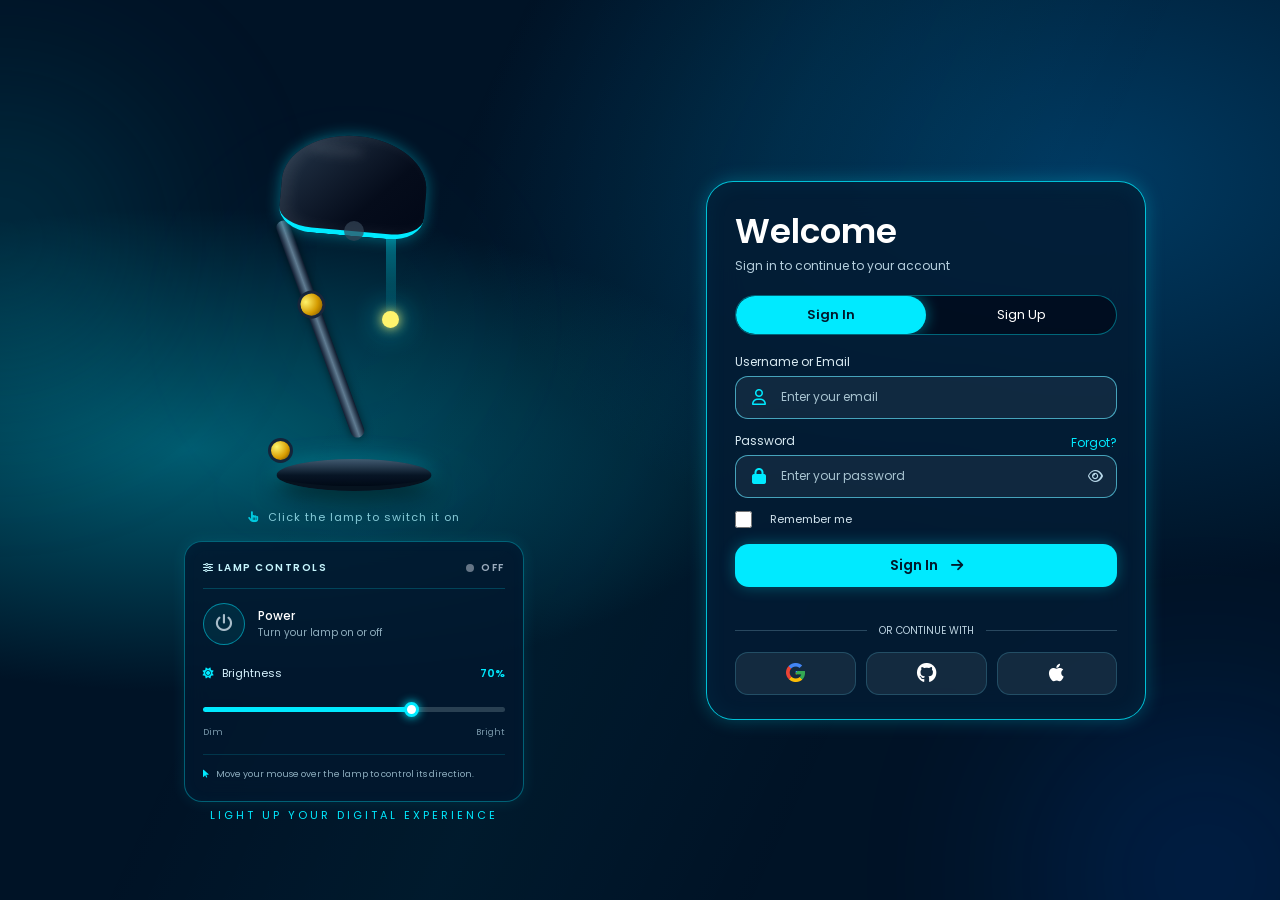
<file: index.html>
<!DOCTYPE html>
<html lang="en">
<head>
    <meta charset="UTF-8">
    <meta name="viewport" content="width=device-width, initial-scale=1.0">

    <title>Interactive Lamp | Login</title>

    <link rel="stylesheet" href="login.css">

    <!-- Google Fonts -->
    <link rel="preconnect" href="https://fonts.googleapis.com">
    <link rel="preconnect" href="https://fonts.gstatic.com" crossorigin>
    <link href="https://fonts.googleapis.com/css2?family=Poppins:wght@300;400;500;600;700&display=swap" rel="stylesheet">

    <!-- Font Awesome -->
    <link rel="stylesheet" href="https://cdnjs.cloudflare.com/ajax/libs/font-awesome/6.5.2/css/all.min.css">
</head>

<body>

    <div class="ambient ambient-one"></div>
    <div class="ambient ambient-two"></div>

    <main class="page-container">

        <!-- TOP HEADER 
        <header class="top-header">

            <div class="brand-icon">
                <i class="fa-solid fa-lamp"></i>
            </div>

            <div class="brand-divider"></div>

            <div class="brand-title">
                <h1>Interactive Lamp</h1>
                <h2>Login & Signup</h2>
            </div>

        </header> -->


        <!-- MAIN CONTENT -->
        <section class="main-content">

            <!-- LEFT SIDE: LAMP -->
            <div class="lamp-section">

                
<div class="lamp-scene" id="lampScene">

    <!-- Lamp glow -->
    <div class="lamp-glow"></div>

    <!-- Light beam -->
    <div class="light-beam"></div>

    <!-- Hanging bulb -->
    <div class="hanging-light"></div>

    <!-- Lamp -->
    <div class="lamp">

        <!-- Interactive Lamp Shade -->
        <div
            class="lamp-shade"
            id="lampSwitch"
            role="button"
            tabindex="0"
            aria-label="Switch lamp on"
            aria-pressed="false"
            title="Click to switch lamp on or off"
        >
            <div class="shade-highlight"></div>
        </div>

        <!-- Bulb -->
        <div class="lamp-bulb"></div>

        <!-- Lamp neck -->
        <div class="lamp-neck">
            <div class="lamp-joint"></div>
        </div>

        <!-- Base connector -->
        <div class="base-joint"></div>

        <!-- Lamp base -->
        <div class="lamp-base"></div>

    </div>

    <!-- Floor glow -->
    <div class="floor-glow"></div>

    <!-- Lamp instruction -->
    <div class="lamp-instruction" id="lampInstruction">
        <i class="fa-solid fa-hand-pointer"></i>
        Click the lamp to switch it on
    </div>

</div>

     
<!-- LAMP CONTROL PANEL -->
<div class="lamp-controls">

    <div class="lamp-control-header">
        <span><i class="fa-solid fa-sliders"></i> LAMP CONTROLS</span>

        <span id="lampStatus" class="lamp-status">
            <span class="status-dot"></span>
            OFF
        </span>
    </div>

    <!-- POWER BUTTON -->
    <div class="power-control">

        <button
            type="button"
            id="lampPower"
            class="power-button"
            aria-label="Switch lamp on or off"
            aria-pressed="false"
        >
            <i class="fa-solid fa-power-off"></i>
        </button>

        <div>
            <h4>Power</h4>
            <p>Turn your lamp on or off</p>
        </div>

    </div>

    <!-- BRIGHTNESS -->
    <div class="brightness-control">

        <div class="brightness-heading">
            <label for="brightnessSlider">
                <i class="fa-solid fa-sun"></i> Brightness
            </label>

            <span id="brightnessValue">70%</span>
        </div>

        <input
            type="range"
            id="brightnessSlider"
            min="0"
            max="100"
            value="70"
            step="1"
        >

        <div class="brightness-labels">
            <span>Dim</span>
            <span>Bright</span>
        </div>

    </div>

    <p class="lamp-tip">
        <i class="fa-solid fa-mouse-pointer"></i>
        Move your mouse over the lamp to control its direction.
    </p>

</div>


                <p class="lamp-caption">
                    LIGHT UP YOUR DIGITAL EXPERIENCE
                </p>

            </div>


            <!-- RIGHT SIDE: LOGIN CARD -->
            <div class="login-section">

                <div class="login-card">

                    <div class="welcome-heading">
                        <h2>Welcome</h2>
                        <p>Sign in to continue to your account</p>
                    </div>


                    <!-- LOGIN / SIGNUP TABS -->
                    <div class="auth-tabs">

                        <button class="auth-tab active" type="button">
                            Sign In
                        </button>

                        <button
                            class="auth-tab"
                            type="button"
                            onclick="window.location.href='signup.html'"
                        >
                            Sign Up
                        </button>

                    </div>


                    <!-- LOGIN FORM -->
                    <form id="loginForm">

                        <!-- Email -->
                        <div class="form-field">

                            <label for="email">Username or Email</label>

                            <div class="input-wrapper">

                                <i class="fa-regular fa-user field-icon"></i>

                                <input
                                    type="email"
                                    id="email"
                                    placeholder="Enter your email"
                                    autocomplete="email"
                                    required
                                >

                            </div>

                        </div>


                        <!-- Password -->
                        <div class="form-field">

                            <div class="password-label">

                                <label for="password">Password</label>

                                <a href="#" id="forgotPassword">Forgot?</a>

                            </div>

                            <div class="input-wrapper">

                                <i class="fa-solid fa-lock field-icon"></i>

                                <input
                                    type="password"
                                    id="password"
                                    placeholder="Enter your password"
                                    
                                    required
                                >

                                <button
                                    type="button"
                                    class="password-toggle"
                                    id="togglePassword"
                                    aria-label="Show password"
                                >
                                    <i class="fa-regular fa-eye"></i>
                                </button>

                            </div>

                        </div>


                        <!-- Remember Me -->
                        <div class="remember-row">

                            <label class="remember-label">

                                <input type="checkbox" id="rememberMe">

                                <span class="checkmark"></span>

                                Remember me

                            </label>

                        </div>


                        <!-- Sign In -->
                        <button type="submit" class="login-button" id="loginButton">

                            <span>Sign In</span>

                            <i class="fa-solid fa-arrow-right"></i>

                        </button>


                        <!-- Feedback -->
                        <p id="loginMessage" class="login-message" aria-live="polite"></p>


                        <!-- Divider -->
                        <div class="social-divider">

                            <span></span>

                            <p>OR CONTINUE WITH</p>

                            <span></span>

                        </div>


                        <!-- Social Login -->
                        <div class="social-buttons">

                            <button type="button" class="social-btn" data-provider="Google" aria-label="Continue with Google">
                                <i class="fa-brands fa-google google-icon"></i>
                            </button>

                            <button type="button" class="social-btn" data-provider="GitHub" aria-label="Continue with GitHub">
                                <i class="fa-brands fa-github"></i>
                            </button>

                            <button type="button" class="social-btn" data-provider="Apple" aria-label="Continue with Apple">
                                <i class="fa-brands fa-apple"></i>
                            </button>

                        </div>

                    </form>

                </div>

            </div>

        </section>


        <!-- FOOTER 
        <footer class="page-footer">

            <span></span>

            <p>CodeBy<span>Gaurav</span></p>

            <span></span>

        </footer> -->

    </main>


    <script src="login.js"></script>

</body>
</html>
</file>
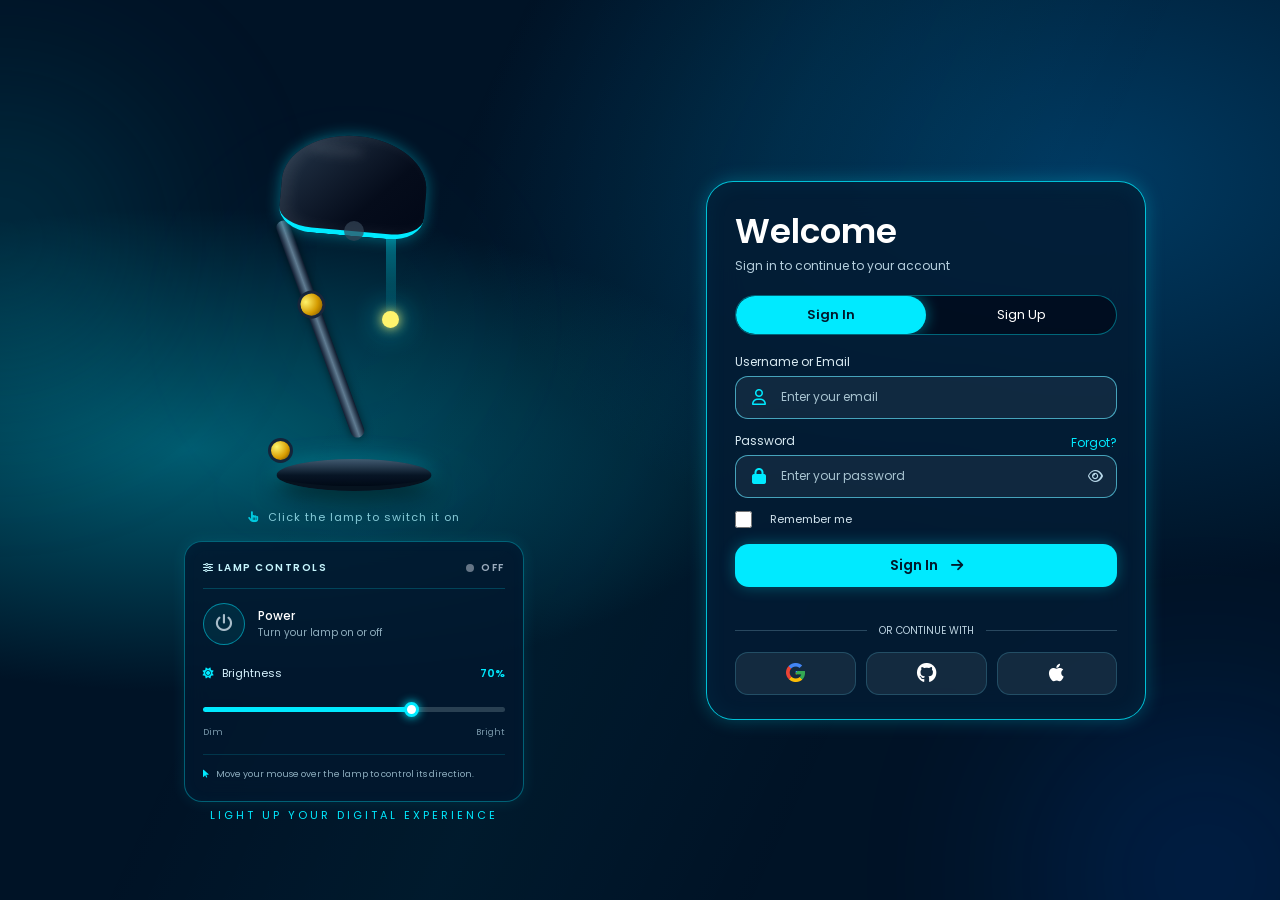
<file: login.html>
<!DOCTYPE html>
<html lang="en">
<head>
    <meta charset="UTF-8">
    <meta name="viewport" content="width=device-width, initial-scale=1.0">

    <title>Interactive Lamp | Login</title>

    <link rel="stylesheet" href="login.css">

    <!-- Google Fonts -->
    <link rel="preconnect" href="https://fonts.googleapis.com">
    <link rel="preconnect" href="https://fonts.gstatic.com" crossorigin>
    <link href="https://fonts.googleapis.com/css2?family=Poppins:wght@300;400;500;600;700&display=swap" rel="stylesheet">

    <!-- Font Awesome -->
    <link rel="stylesheet" href="https://cdnjs.cloudflare.com/ajax/libs/font-awesome/6.5.2/css/all.min.css">
</head>

<body>

    <div class="ambient ambient-one"></div>
    <div class="ambient ambient-two"></div>

    <main class="page-container">

        <!-- TOP HEADER 
        <header class="top-header">

            <div class="brand-icon">
                <i class="fa-solid fa-lamp"></i>
            </div>

            <div class="brand-divider"></div>

            <div class="brand-title">
                <h1>Interactive Lamp</h1>
                <h2>Login & Signup</h2>
            </div>

        </header> -->


        <!-- MAIN CONTENT -->
        <section class="main-content">

            <!-- LEFT SIDE: LAMP -->
            <div class="lamp-section">

                
<div class="lamp-scene" id="lampScene">

    <!-- Lamp glow -->
    <div class="lamp-glow"></div>

    <!-- Light beam -->
    <div class="light-beam"></div>

    <!-- Hanging bulb -->
    <div class="hanging-light"></div>

    <!-- Lamp -->
    <div class="lamp">

        <!-- Interactive Lamp Shade -->
        <div
            class="lamp-shade"
            id="lampSwitch"
            role="button"
            tabindex="0"
            aria-label="Switch lamp on"
            aria-pressed="false"
            title="Click to switch lamp on or off"
        >
            <div class="shade-highlight"></div>
        </div>

        <!-- Bulb -->
        <div class="lamp-bulb"></div>

        <!-- Lamp neck -->
        <div class="lamp-neck">
            <div class="lamp-joint"></div>
        </div>

        <!-- Base connector -->
        <div class="base-joint"></div>

        <!-- Lamp base -->
        <div class="lamp-base"></div>

    </div>

    <!-- Floor glow -->
    <div class="floor-glow"></div>

    <!-- Lamp instruction -->
    <div class="lamp-instruction" id="lampInstruction">
        <i class="fa-solid fa-hand-pointer"></i>
        Click the lamp to switch it on
    </div>

</div>

     
<!-- LAMP CONTROL PANEL -->
<div class="lamp-controls">

    <div class="lamp-control-header">
        <span><i class="fa-solid fa-sliders"></i> LAMP CONTROLS</span>

        <span id="lampStatus" class="lamp-status">
            <span class="status-dot"></span>
            OFF
        </span>
    </div>

    <!-- POWER BUTTON -->
    <div class="power-control">

        <button
            type="button"
            id="lampPower"
            class="power-button"
            aria-label="Switch lamp on or off"
            aria-pressed="false"
        >
            <i class="fa-solid fa-power-off"></i>
        </button>

        <div>
            <h4>Power</h4>
            <p>Turn your lamp on or off</p>
        </div>

    </div>

    <!-- BRIGHTNESS -->
    <div class="brightness-control">

        <div class="brightness-heading">
            <label for="brightnessSlider">
                <i class="fa-solid fa-sun"></i> Brightness
            </label>

            <span id="brightnessValue">70%</span>
        </div>

        <input
            type="range"
            id="brightnessSlider"
            min="0"
            max="100"
            value="70"
            step="1"
        >

        <div class="brightness-labels">
            <span>Dim</span>
            <span>Bright</span>
        </div>

    </div>

    <p class="lamp-tip">
        <i class="fa-solid fa-mouse-pointer"></i>
        Move your mouse over the lamp to control its direction.
    </p>

</div>


                <p class="lamp-caption">
                    LIGHT UP YOUR DIGITAL EXPERIENCE
                </p>

            </div>


            <!-- RIGHT SIDE: LOGIN CARD -->
            <div class="login-section">

                <div class="login-card">

                    <div class="welcome-heading">
                        <h2>Welcome</h2>
                        <p>Sign in to continue to your account</p>
                    </div>


                    <!-- LOGIN / SIGNUP TABS -->
                    <div class="auth-tabs">

                        <button class="auth-tab active" type="button">
                            Sign In
                        </button>

                        <button
                            class="auth-tab"
                            type="button"
                            onclick="window.location.href='signup.html'"
                        >
                            Sign Up
                        </button>

                    </div>


                    <!-- LOGIN FORM -->
                    <form id="loginForm">

                        <!-- Email -->
                        <div class="form-field">

                            <label for="email">Username or Email</label>

                            <div class="input-wrapper">

                                <i class="fa-regular fa-user field-icon"></i>

                                <input
                                    type="email"
                                    id="email"
                                    placeholder="Enter your email"
                                    autocomplete="email"
                                    required
                                >

                            </div>

                        </div>


                        <!-- Password -->
                        <div class="form-field">

                            <div class="password-label">

                                <label for="password">Password</label>

                                <a href="#" id="forgotPassword">Forgot?</a>

                            </div>

                            <div class="input-wrapper">

                                <i class="fa-solid fa-lock field-icon"></i>

                                <input
                                    type="password"
                                    id="password"
                                    placeholder="Enter your password"
                                    autocomplete="current-password"
                                    required
                                >

                                <button
                                    type="button"
                                    class="password-toggle"
                                    id="togglePassword"
                                    aria-label="Show password"
                                >
                                    <i class="fa-regular fa-eye"></i>
                                </button>

                            </div>

                        </div>


                        <!-- Remember Me -->
                        <div class="remember-row">

                            <label class="remember-label">

                                <input type="checkbox" id="rememberMe">

                                <span class="checkmark"></span>

                                Remember me

                            </label>

                        </div>


                        <!-- Sign In -->
                        <button type="submit" class="login-button" id="loginButton">

                            <span>Sign In</span>

                            <i class="fa-solid fa-arrow-right"></i>

                        </button>


                        <!-- Feedback -->
                        <p id="loginMessage" class="login-message" aria-live="polite"></p>


                        <!-- Divider -->
                        <div class="social-divider">

                            <span></span>

                            <p>OR CONTINUE WITH</p>

                            <span></span>

                        </div>


                        <!-- Social Login -->
                        <div class="social-buttons">

                            <button type="button" class="social-btn" data-provider="Google" aria-label="Continue with Google">
                                <i class="fa-brands fa-google google-icon"></i>
                            </button>

                            <button type="button" class="social-btn" data-provider="GitHub" aria-label="Continue with GitHub">
                                <i class="fa-brands fa-github"></i>
                            </button>

                            <button type="button" class="social-btn" data-provider="Apple" aria-label="Continue with Apple">
                                <i class="fa-brands fa-apple"></i>
                            </button>

                        </div>

                    </form>

                </div>

            </div>

        </section>


        <!-- FOOTER 
        <footer class="page-footer">

            <span></span>

            <p>CodeBy<span>Gaurav</span></p>

            <span></span>

        </footer> -->

    </main>


    <script src="login.js"></script>

</body>
</html>
</file>
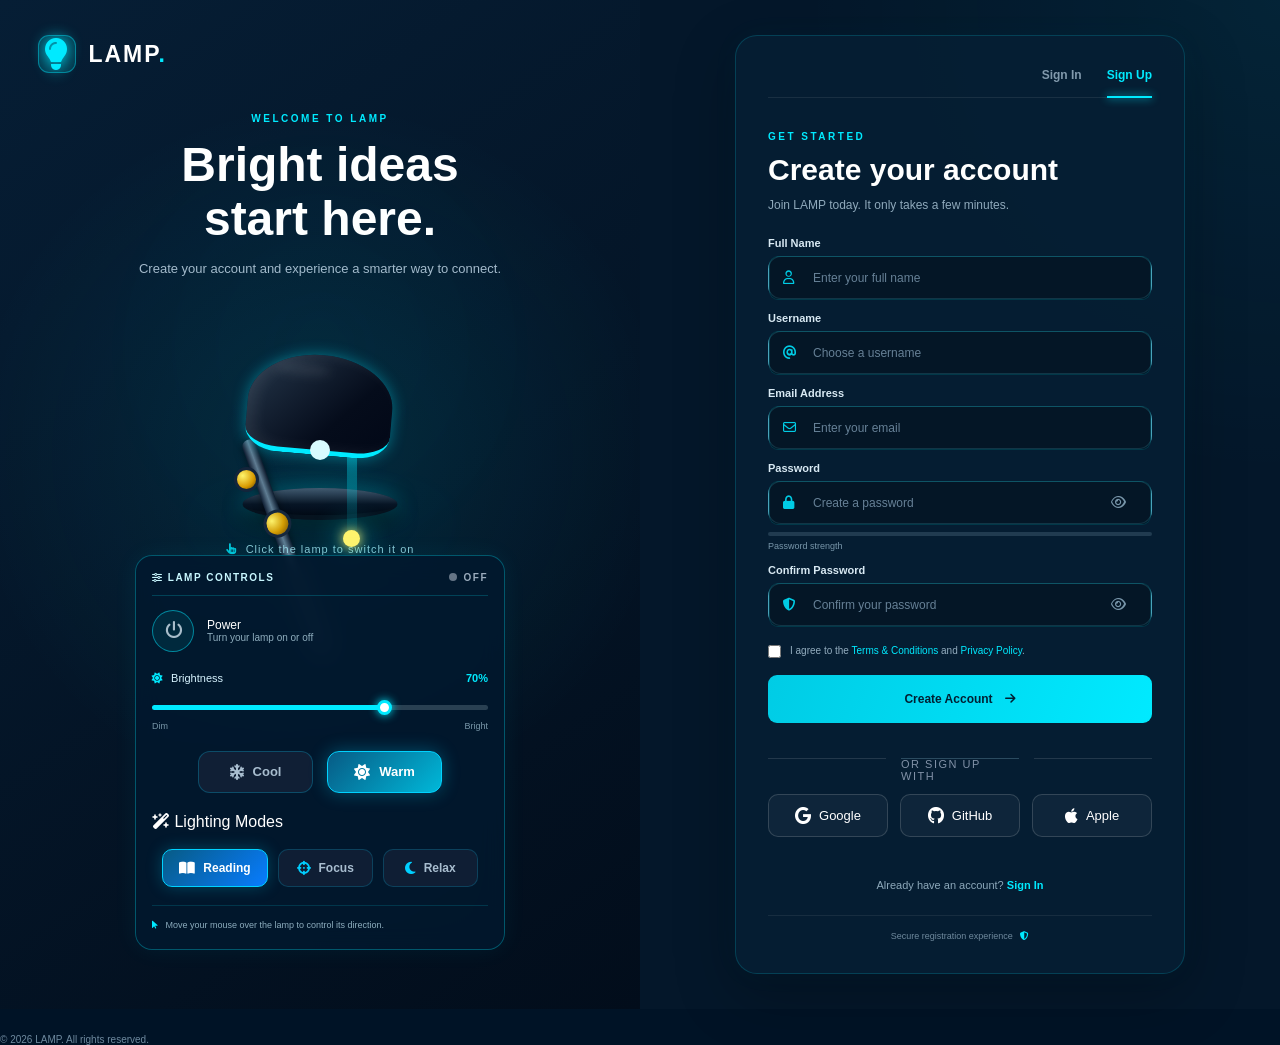
<file: signup.html>
<!DOCTYPE html>
<html lang="en">
<head>
    <meta charset="UTF-8">
    <meta name="viewport" content="width=device-width, initial-scale=1.0">

    <title>Create Account | LAMP</title>

    <!-- Font Awesome -->
    <link rel="stylesheet"
        href="https://cdnjs.cloudflare.com/ajax/libs/font-awesome/6.5.2/css/all.min.css">

    <!-- Existing lamp styles -->
    <link rel="stylesheet" href="login.css">

    <!-- Signup styles -->
    <link rel="stylesheet" href="signup.css">
</head>

<body>

    <main class="signup-page">

        <!-- LEFT SIDE: INTERACTIVE LAMP -->
        <section class="signup-visual">

            <div class="brand">
                <div class="brand-icon">
                    <i class="fa-solid fa-lightbulb"></i>
                </div>
                <span>LAMP<span class="brand-dot">.</span></span>
            </div>

            <div class="visual-heading">
                <span class="eyebrow">WELCOME TO LAMP</span>
                <h1>Bright ideas<br>start here.</h1>
                <p>Create your account and experience a smarter way to connect.</p>
            </div>

            <!-- LAMP SCENE -->
            <div class="lamp-scene" id="lampScene">

                <div class="lamp-glow"></div>
                <div class="light-beam"></div>
                <div class="hanging-light"></div>

                <div class="lamp">

                    <div
                        class="lamp-shade"
                        id="lampSwitch"
                        role="button"
                        tabindex="0"
                        aria-label="Switch lamp on"
                        aria-pressed="false">
                        <div class="shade-highlight"></div>
                    </div>

                    <div class="lamp-bulb"></div>
                    <div class="lamp-neck">
                        <div class="lamp-joint"></div>
                    </div>

                    <div class="base-joint"></div>
                    <div class="lamp-base"></div>

                </div>

                <div class="floor-glow"></div>

                <div class="lamp-instruction" id="lampInstruction">
                    <i class="fa-solid fa-hand-pointer"></i>
                    Click the lamp to switch it on
                </div>

            </div>

            <!-- LAMP CONTROLS -->
            <div class="lamp-controls">

                <div class="lamp-control-header">
                    <span><i class="fa-solid fa-sliders"></i> LAMP CONTROLS</span>

                    <span id="lampStatus" class="lamp-status">
                        <span class="status-dot"></span>
                        OFF
                    </span>
                </div>

                <div class="power-control">
                    <button type="button" id="lampPower"
                        class="power-button"
                        aria-label="Switch lamp on or off"
                        aria-pressed="false">
                        <i class="fa-solid fa-power-off"></i>
                    </button>

                    <div>
                        <h4>Power</h4>
                        <p>Turn your lamp on or off</p>
                    </div>
                </div>

                <div class="brightness-control">
                    <div class="brightness-heading">
                        <label for="brightnessSlider">
                            <i class="fa-solid fa-sun"></i> Brightness
                        </label>

                        <span id="brightnessValue">70%</span>
                    </div>

                    <input type="range"
                        id="brightnessSlider"
                        min="0" max="100" value="70">

                    <div class="brightness-labels">
                        <span>Dim</span>
                        <span>Bright</span>
                    </div>
                </div>

             <!-- TEMPERATURE CONTROLS -->
<div class="temperature-controls">

    <button
        type="button"
        class="temperature-btn temperature-cool"
        data-temperature="cool">

        <i class="fas fa-snowflake"></i>
        Cool
    </button>

    <button
        type="button"
        class="temperature-btn temperature-warm active"
        data-temperature="warm">

        <i class="fas fa-sun"></i>
        Warm
    </button>

</div>

<!-- LIGHTING MODES -->
<div class="preset-control">

    <div class="control-title">
        <i class="fa-solid fa-wand-magic-sparkles"></i>
        Lighting Modes
    </div>

    <div class="preset-controls">

        <button
            type="button"
            class="preset-btn active"
            data-preset="reading">

            <i class="fas fa-book-open"></i>
            Reading
        </button>

        <button
            type="button"
            class="preset-btn"
            data-preset="focus">

            <i class="fas fa-crosshairs"></i>
            Focus
        </button>

        <button
            type="button"
            class="preset-btn"
            data-preset="relax">

            <i class="fas fa-moon"></i>
            Relax
        </button>

    </div>

</div>

<!-- LAMP TIP -->
<p class="lamp-tip">
    <i class="fa-solid fa-mouse-pointer"></i>
    Move your mouse over the lamp to control its direction.
</p>

</div>
           

        </section>


        <!-- RIGHT SIDE: SIGNUP FORM -->
        <section class="signup-content">

            <div class="signup-card">

                <div class="mobile-brand">
                    <i class="fa-solid fa-lightbulb"></i> LAMP.
                </div>

                <!-- Navigation -->
                <div class="auth-navigation">
                    <a href="index.html">Sign In</a>
                    <a href="signup.html" class="active">Sign Up</a>
                </div>

                <div class="signup-heading">
                    <span class="eyebrow">GET STARTED</span>

                    <h2>Create your account</h2>

                    <p>
                        Join LAMP today. It only takes a few minutes.
                    </p>
                </div>


                <!-- SIGNUP FORM -->
                <form id="signupForm">

                    <!-- FULL NAME -->
                    <div class="form-group">
                        <label for="fullName">Full Name</label>

                        <div class="input-wrapper">
                            <i class="fa-regular fa-user"></i>

                            <input
                                type="text"
                                id="fullName"
                                placeholder="Enter your full name"
                                autocomplete="name"
                                required>
                        </div>
                    </div>


                    <!-- USERNAME -->
                    <div class="form-group">
                        <label for="username">Username</label>

                        <div class="input-wrapper">
                            <i class="fa-solid fa-at"></i>

                            <input
                                type="text"
                                id="username"
                                placeholder="Choose a username"
                                autocomplete="username"
                                minlength="3"
                                required>
                        </div>
                    </div>


                    <!-- EMAIL -->
                    <div class="form-group">
                        <label for="signupEmail">Email Address</label>

                        <div class="input-wrapper">
                            <i class="fa-regular fa-envelope"></i>

                            <input
                                type="email"
                                id="signupEmail"
                                placeholder="Enter your email"
                                autocomplete="email"
                                required>
                        </div>
                    </div>


                    <!-- PASSWORD -->
                    <div class="form-group">
                        <label for="signupPassword">Password</label>

                        <div class="input-wrapper">
                            <i class="fa-solid fa-lock"></i>

                            <input
                                type="password"
                                id="signupPassword"
                                placeholder="Create a password"
                                autocomplete="new-password"
                                required>

                            <button type="button"
                                class="password-toggle"
                                id="toggleSignupPassword"
                                aria-label="Show password">
                                <i class="fa-regular fa-eye"></i>
                            </button>
                        </div>

                        <!-- PASSWORD STRENGTH -->
                        <div class="password-strength">

                            <div class="strength-track">
                                <span id="strengthBar"></span>
                            </div>

                            <span id="strengthText">
                                Password strength
                            </span>

                        </div>

                    </div>


                    <!-- CONFIRM PASSWORD -->
                    <div class="form-group">
                        <label for="confirmPassword">
                            Confirm Password
                        </label>

                        <div class="input-wrapper">
                            <i class="fa-solid fa-shield-halved"></i>

                            <input
                                type="password"
                                id="confirmPassword"
                                placeholder="Confirm your password"
                                autocomplete="new-password"
                                required>

                            <button type="button"
                                class="password-toggle"
                                id="toggleConfirmPassword"
                                aria-label="Show password">
                                <i class="fa-regular fa-eye"></i>
                            </button>
                        </div>

                    </div>


                    <!-- TERMS -->
                    <div class="terms-group">

                        <input type="checkbox"
                            id="terms"
                            required>

                        <label for="terms">
                            I agree to the
                            <a href="#" id="termsLink">Terms & Conditions</a>
                            and
                            <a href="#" id="privacyLink">Privacy Policy</a>.
                        </label>

                    </div>


                    <!-- MESSAGE -->
                    <div id="signupMessage"
                        class="signup-message"
                        role="status"
                        aria-live="polite">
                    </div>


                    <!-- SUBMIT -->
                    <button type="submit"
                        class="signup-button"
                        id="signupButton">

                        <span>Create Account</span>

                        <i class="fa-solid fa-arrow-right"></i>

                    </button>

                    <div class="social-divider">
    <span>OR SIGN UP WITH</span>
</div>

<div class="social-signup">

    <button type="button" class="social-btn google-btn" id="googleSignup">
        <i class="fab fa-google"></i>
        <span>Google</span>
    </button>

    <button type="button" class="social-btn github-btn" id="githubSignup">
        <i class="fab fa-github"></i>
        <span>GitHub</span>
    </button>

    <button type="button" class="social-btn apple-btn" id="appleSignup">
        <i class="fab fa-apple"></i>
        <span>Apple</span>
    </button>

</div>

                </form>


                <!-- LOGIN LINK -->
                <p class="login-text">
                    Already have an account?
                    <a href="index.html">Sign In</a>
                </p>

                <div class="signup-bottom">
                    Secure registration experience
                    <i class="fa-solid fa-shield-halved"></i>
                </div>

            </div>

        </section>

    </main>
    <footer>
         <div class="visual-footer">
                © 2026 LAMP. All rights reserved.
            </div>
    </footer>


    <script src="signup.js"></script>

</body>
</html>
</file>
<file: login.css>
/* =================================
   GLOBAL STYLES
================================= */

* {
    margin: 0;
    padding: 0;
    box-sizing: border-box;
}

:root {
    --cyan: #00eaff;
    --cyan-light: #54f5ff;
    --navy: #03152b;
    --card: rgba(3, 28, 52, 0.88);
    --muted: #b6d0df;
}

body {
    min-height: 100vh;
    background:
        radial-gradient(ellipse at 15% 50%, #005c70 0%, transparent 38%),
        radial-gradient(ellipse at 85% 20%, #003b63 0%, transparent 40%),
        #001326;

    font-family: 'Poppins', sans-serif;
    color: white;
    overflow-x: hidden;
}

/* =================================
   BACKGROUND EFFECTS
================================= */

body::before {
    content: "";
    position: fixed;
    inset: 0;
    pointer-events: none;

    background:
        linear-gradient(
            115deg,
            transparent 30%,
            rgba(0, 234, 255, 0.035),
            transparent 70%
        );

    z-index: -1;
}

.ambient {
    position: fixed;
    border-radius: 50%;
    filter: blur(100px);
    pointer-events: none;
    z-index: -1;
}

.ambient-one {
    width: 300px;
    height: 300px;
    background: #00bcd4;
    opacity: 0.18;
    top: 10%;
    left: -150px;
}

.ambient-two {
    width: 350px;
    height: 350px;
    background: #0066ff;
    opacity: 0.15;
    bottom: -150px;
    right: -100px;
}

/* =================================
   PAGE CONTAINER
================================= */

.page-container {
    width: 100%;
    max-width: 1200px;
    min-height: 100vh;
    margin: auto;
    padding: 18px 35px;

    display: flex;
    flex-direction: column;
}

/* =================================
   HEADER
================================= */

.top-header {
    width: fit-content;
    min-width: 440px;
    margin: 0 auto 25px;
    padding: 8px 24px;

    display: flex;
    align-items: center;
    gap: 18px;

    border: 1.5px solid var(--cyan);
    border-radius: 23px;

    background: rgba(0, 17, 38, 0.8);

    box-shadow:
        0 0 12px rgba(0, 234, 255, 0.4),
        inset 0 0 15px rgba(0, 234, 255, 0.08);
}

.brand-icon {
    width: 65px;
    height: 55px;

    display: flex;
    justify-content: center;
    align-items: center;

    font-size: 32px;
    color: white;
    text-shadow: 0 0 15px var(--cyan);
}

.brand-divider {
    height: 55px;
    width: 2px;
    background: rgba(255,255,255,0.8);
}

.brand-title h1 {
    font-size: 26px;
    font-weight: 600;
    line-height: 1.2;
}

.brand-title h2 {
    font-size: 24px;
    font-weight: 700;
    color: var(--cyan);
    line-height: 1.2;
}

/* =================================
   MAIN CONTENT
================================= */

.main-content {
    flex: 1;

    display: grid;
    grid-template-columns: 1fr 1fr;

    align-items: center;
    gap: 45px;

    padding: 10px 15px;
}

/* =================================
   LAMP SECTION
================================= */

.lamp-section {
    display: flex;
    flex-direction: column;
    align-items: center;
    justify-content: center;
}

.lamp-scene {
    width: 100%;
    max-width: 460px;
    height: 450px;

    position: relative;

    display: flex;
    align-items: flex-end;
    justify-content: center;
}

/* Lamp glow */

.lamp-glow {
    position: absolute;
    width: 300px;
    height: 320px;

    bottom: 45px;

    background: rgba(0, 234, 255, 0.18);
    filter: blur(75px);

    border-radius: 50%;

    animation: lampGlow 3s infinite alternate;
}

@keyframes lampGlow {
    from {
        opacity: 0.4;
        transform: scale(0.8);
    }

    to {
        opacity: 1;
        transform: scale(1.15);
    }
}

/* Lamp shade */

.lamp-shade {
    position: absolute;

    width: 145px;
    height: 100px;

    top: 60px;
    left: 50%;

    transform: translateX(-50%) rotate(5deg);

    background: linear-gradient(
        135deg,
        #26384c,
        #050c1b 65%,
        #020817
    );

    border-radius: 75% 75% 35% 35%;

    border-bottom: 5px solid #00eaff;

    box-shadow:
        0 0 15px rgba(0, 234, 255, 0.4),
        inset 8px 0 15px rgba(255,255,255,0.08);

    z-index: 3;
}

.shade-highlight {
    position: absolute;
    width: 55px;
    height: 12px;
    top: 10px;
    left: 25px;

    background: rgba(255,255,255,0.08);
    border-radius: 50%;
    filter: blur(5px);
}

/* Light beam */

.light-beam {
    position: absolute;

    top: 145px;
    left: 50%;

    transform: translateX(-50%);

    width: 150px;
    height: 220px;

    background: linear-gradient(
        to bottom,
        rgba(0, 234, 255, 0.4),
        rgba(0, 234, 255, 0.03),
        transparent
    );

    clip-path: polygon(35% 0, 65% 0, 100% 100%, 0 100%);

    filter: blur(10px);

    animation: beamGlow 2s infinite alternate;
}

@keyframes beamGlow {
    from { opacity: 0.5; }
    to { opacity: 1; }
}

/* Lamp neck */

.lamp-neck {
    position: absolute;

    width: 14px;
    height: 230px;

    left: calc(50% - 80px);
    top: 145px;

    transform: rotate(-20deg);
    transform-origin: top center;

    background: linear-gradient(
        90deg,
        #101c30,
        #607c92,
        #0b1729
    );

    border-radius: 15px;

    box-shadow: 0 0 8px rgba(0,0,0,0.5);

    z-index: 2;
}

.lamp-joint {
    position: absolute;
    width: 28px;
    height: 28px;

    left: -7px;
    top: 75px;

    border-radius: 50%;

    background: radial-gradient(circle at 30% 30%, #fff26a, #d49a00 55%, #704900);

    border: 3px solid #17263b;
}

/* Lamp base connector */

.base-joint {
    position: absolute;

    width: 25px;
    height: 25px;

    bottom: 63px;
    left: calc(50% - 86px);

    border-radius: 50%;

    background: radial-gradient(circle at 30% 30%, #fff46b, #d99b00 60%, #654000);

    border: 3px solid #14243a;

    z-index: 4;
}

/* Lamp base */

.lamp-base {
    position: absolute;

    bottom: 35px;
    left: 50%;

    transform: translateX(-50%);

    width: 155px;
    height: 32px;

    background: linear-gradient(
        180deg,
        #425a70,
        #081323 60%,
        #020713
    );

    border-radius: 50%;

    border-bottom: 5px solid #07101c;

    box-shadow:
        0 10px 20px rgba(0,0,0,0.6),
        0 0 22px rgba(0, 234, 255, 0.35);
}

/* Small hanging light */

.hanging-light {
    position: absolute;
    top: 160px;
    left: 57%;

    width: 10px;
    height: 90px;

    background: linear-gradient(
        to bottom,
        rgba(0,234,255,0.4),
        transparent
    );

    z-index: 2;
}

.hanging-light::after {
    content: "";
    position: absolute;

    width: 17px;
    height: 17px;

    left: -4px;
    bottom: -2px;

    border-radius: 50%;

    background: #fff36d;

    box-shadow:
        0 0 12px #fff36d,
        0 0 30px #00eaff;
}

.floor-glow {
    position: absolute;

    bottom: 20px;

    width: 280px;
    height: 25px;

    background: #00dfff;
    opacity: 0.22;

    filter: blur(35px);
    border-radius: 50%;
}

.lamp-caption {
    color: var(--cyan);
    font-size: 11px;
    letter-spacing: 3px;
    margin-top: 5px;
    text-align: center;
}

/* =================================
   LOGIN CARD
================================= */

.login-section {
    width: 100%;
    display: flex;
    justify-content: center;
}

.login-card {
    width: 100%;
    max-width: 440px;

    padding: 24px 28px;

    border: 1.5px solid rgba(0,234,255,0.8);
    border-radius: 27px;

    background: var(--card);

    backdrop-filter: blur(18px);
    -webkit-backdrop-filter: blur(18px);

    box-shadow:
        0 0 18px rgba(0,234,255,0.25),
        inset 0 0 25px rgba(0,234,255,0.05);

    animation: cardAppear 0.8s ease;
}

@keyframes cardAppear {
    from {
        opacity: 0;
        transform: translateY(25px);
    }

    to {
        opacity: 1;
        transform: translateY(0);
    }
}

/* =================================
   WELCOME HEADING
================================= */

.welcome-heading h2 {
    font-size: 34px;
    font-weight: 600;
}

.welcome-heading p {
    font-size: 12px;
    color: var(--muted);
    margin-bottom: 20px;
}

/* =================================
   AUTH TABS
================================= */

.auth-tabs {
    display: flex;

    height: 40px;
    margin-bottom: 18px;

    border-radius: 30px;
    border: 1px solid rgba(0,234,255,0.4);

    overflow: hidden;
    background: rgba(0, 8, 24, 0.7);
}

.auth-tab {
    flex: 1;

    border: none;
    background: transparent;

    color: white;
    font-family: inherit;
    font-size: 13px;

    cursor: pointer;
    transition: 0.3s;
}

.auth-tab.active {
    background: var(--cyan);
    color: #00172a;
    font-weight: 600;

    border-radius: 30px;

    box-shadow: 0 0 15px rgba(0,234,255,0.45);
}

/* =================================
   FORM FIELDS
================================= */

.form-field {
    margin-bottom: 13px;
}

.form-field label {
    display: block;
    color: #d8eaf2;
    font-size: 12px;
    margin-bottom: 5px;
}

.password-label {
    display: flex;
    align-items: center;
    justify-content: space-between;
}

.password-label a {
    color: var(--cyan);
    text-decoration: none;
    font-size: 12px;
}

.input-wrapper {
    height: 43px;

    display: flex;
    align-items: center;

    border: 1px solid rgba(100,230,255,0.65);
    border-radius: 13px;

    background: rgba(255,255,255,0.06);

    transition: 0.3s;
}

.input-wrapper:focus-within {
    border-color: var(--cyan);

    box-shadow:
        0 0 12px rgba(0,234,255,0.35);
}

.field-icon {
    width: 45px;
    text-align: center;
    color: var(--cyan);
    font-size: 16px;
}

.input-wrapper input {
    flex: 1;
    min-width: 0;
    height: 100%;

    border: none;
    outline: none;

    background: transparent;

    color: white;
    font-family: inherit;
    font-size: 12px;
}

.input-wrapper input::placeholder {
    color: #a8c4d1;
}

.password-toggle {
    width: 42px;
    height: 100%;

    border: none;
    background: transparent;

    color: #b8d8e9;
    cursor: pointer;
}

/* =================================
   REMEMBER ME
================================= */

.remember-row {
    margin: 13px 0 16px;
}

.remember-label {
    display: flex;
    align-items: center;
    gap: 9px;

    color: #d4e6f0;
    font-size: 11px;

    cursor: pointer;
}

.remember-label input {
    accent-color: var(--cyan);
    width: 17px;
    height: 17px;
    cursor: pointer;
}

/* =================================
   LOGIN BUTTON
================================= */

.login-button {
    width: 100%;
    height: 43px;

    border: none;
    border-radius: 14px;

    background: var(--cyan);

    color: #001a2b;
    font-family: inherit;
    font-size: 14px;
    font-weight: 600;

    display: flex;
    justify-content: center;
    align-items: center;
    gap: 13px;

    cursor: pointer;

    box-shadow: 0 0 15px rgba(0,234,255,0.3);

    transition: 0.3s;
}

.login-button:hover {
    background: #65f5ff;
    box-shadow: 0 0 25px rgba(0,234,255,0.65);
    transform: translateY(-2px);
}

.login-button:disabled {
    opacity: 0.65;
    cursor: wait;
}

/* =================================
   MESSAGE
================================= */

.login-message {
    min-height: 15px;
    margin-top: 8px;
    text-align: center;
    font-size: 10px;
}

.login-message.success {
    color: #5dffb3;
}

.login-message.error {
    color: #ff718b;
}

/* =================================
   SOCIAL DIVIDER
================================= */

.social-divider {
    display: flex;
    align-items: center;
    gap: 12px;

    margin: 13px 0;
}

.social-divider span {
    flex: 1;
    height: 1px;
    background: rgba(155,211,232,0.25);
}

.social-divider p {
    font-size: 10px;
    color: #bdd4e2;
    white-space: nowrap;
}

/* =================================
   SOCIAL BUTTONS
================================= */

.social-buttons {
    display: grid;
    grid-template-columns: repeat(3, 1fr);
    gap: 10px;
}

.social-btn {
    height: 43px;

    border-radius: 13px;

    border: 1px solid rgba(100,230,255,0.2);

    background: rgba(255,255,255,0.07);

    color: white;
    font-size: 20px;

    cursor: pointer;

    transition: 0.3s;
}

.social-btn:hover {
    background: rgba(0,234,255,0.15);
    border-color: var(--cyan);
    transform: translateY(-3px);
    box-shadow: 0 0 12px rgba(0,234,255,0.25);
}

.google-icon {
    background: conic-gradient(
        from -45deg,
        #4285f4 0deg 90deg,
        #34a853 90deg 180deg,
        #fbbc05 180deg 270deg,
        #ea4335 270deg
    );

    background-clip: text;
    -webkit-background-clip: text;
    color: transparent;
}

/* =================================
   FOOTER
================================= */

.page-footer {
    width: 100%;

    display: flex;
    align-items: center;
    justify-content: center;

    gap: 15px;

    margin-top: 15px;
    padding: 12px 0;
}

.page-footer span {
    height: 1px;
    flex: 1;
    max-width: 250px;

    background: var(--cyan);
    box-shadow: 0 0 8px var(--cyan);
}

.page-footer p {
    font-size: 17px;
    font-weight: 600;
    white-space: nowrap;
}

.page-footer p span {
    color: var(--cyan);
    box-shadow: none;
}

/* =================================
   RESPONSIVE DESIGN
================================= */

@media (max-width: 850px) {

    .main-content {
        grid-template-columns: 0.8fr 1.2fr;
        gap: 20px;
        padding: 10px 0;
    }

    .lamp-scene {
        transform: scale(0.85);
    }

    .welcome-heading h2 {
        font-size: 29px;
    }

    .login-card {
        padding: 22px;
    }

}

@media (max-width: 650px) {

    .page-container {
        padding: 20px 16px;
    }

    .top-header {
        min-width: unset;
        width: 100%;
        max-width: 420px;
        padding: 10px 15px;
        gap: 12px;
        margin-bottom: 10px;
    }

    .brand-icon {
        width: 45px;
        font-size: 25px;
    }

    .brand-title h1 {
        font-size: 19px;
    }

    .brand-title h2 {
        font-size: 17px;
    }

    .main-content {
        display: flex;
        flex-direction: column;
        gap: 0;
    }

    .lamp-scene {
        height: 230px;
        max-width: 300px;
        transform: scale(0.6);
        transform-origin: center bottom;
        margin-top: -60px;
        margin-bottom: -65px;
    }

    .lamp-caption {
        display: none;
    }

    .login-card {
        max-width: 420px;
    }

    .page-footer {
        margin-top: 25px;
    }

}

@media (max-width: 380px) {

    .brand-title h1 {
        font-size: 16px;
    }

    .brand-title h2 {
        font-size: 15px;
    }

    .welcome-heading h2 {
        font-size: 27px;
    }

    .login-card {
        padding: 20px 17px;
    }

}


/* ================================
   INTERACTIVE LAMP
================================ */

/* Default OFF state */

.lamp-scene {
    cursor: default;
}

/* Make shade clickable */

.lamp-shade {
    cursor: pointer;
    transition: all 0.4s ease;

    outline: none;
}

/* Hover effect */

.lamp-shade:hover {
    transform: translateX(-50%) rotate(5deg) scale(1.04);

    box-shadow:
        0 0 20px rgba(0, 234, 255, 0.6);
}

/* Keyboard focus */

.lamp-shade:focus-visible {
    outline: 2px solid #00eaff;
    outline-offset: 5px;
}

/* Bulb */

.lamp-bulb {
    position: absolute;

    top: 145px;
    left: 50%;

    transform: translateX(-50%);

    width: 20px;
    height: 20px;

    border-radius: 50%;

    background: #344657;

    z-index: 4;

    transition: all 0.4s ease;
}

/* Default light OFF */

.light-beam {
    opacity: 0;
    transition: opacity 0.5s ease;
}

.lamp-glow {
    opacity: 0.12;
    transition: opacity 0.5s ease;
}

.floor-glow {
    opacity: 0.05;
    transition: opacity 0.5s ease;
}

/* ================================
   LAMP ON STATE
================================ */

.lamp-scene.lamp-on .lamp-bulb {

    background: #ffffff;

    box-shadow:
        0 0 10px #ffffff,
        0 0 25px #00eaff,
        0 0 55px #00eaff;

}

.lamp-scene.lamp-on .light-beam {

    opacity: 1;

    background: linear-gradient(
        to bottom,
        rgba(255, 255, 255, 0.7),
        rgba(0, 234, 255, 0.3),
        transparent
    );

}

.lamp-scene.lamp-on .lamp-glow {

    opacity: 1;

    background: rgba(0, 234, 255, 0.35);

    box-shadow: 0 0 70px rgba(0, 234, 255, 0.4);

}

.lamp-scene.lamp-on .floor-glow {

    opacity: 0.8;

    box-shadow: 0 0 40px #00eaff;

}

.lamp-scene.lamp-on .lamp-shade {

    border-bottom-color: #ffffff;

    box-shadow:
        0 0 15px #00eaff,
        0 0 35px rgba(0, 234, 255, 0.7);

}

/* ================================
   LAMP INSTRUCTION
================================ */

.lamp-instruction {

    position: absolute;

    bottom: 0;

    color: #a8eefa;

    font-size: 11px;

    letter-spacing: 1px;

    text-align: center;

    width: 100%;

    opacity: 0.8;

    transition: 0.3s;

}

.lamp-instruction i {
    margin-right: 5px;
    color: #00eaff;
}

.lamp-scene.lamp-on .lamp-instruction {
    color: #ffffff;
}


/* =====================================
   ADVANCED INTERACTIVE LAMP
===================================== */

.lamp-scene {
    --brightness: 0.7;
    --beam-opacity: 0.7;
    --beam-x: 0px;
    --beam-angle: 0deg;
    --lamp-tilt: 0deg;

    perspective: 800px;
}

/* Lamp assembly follows mouse */

.lamp {
    position: absolute;
    inset: 0;

    pointer-events: none;

    transform: rotate(var(--lamp-tilt));
    transform-origin: 50% 85%;

    transition: transform 0.2s ease-out;
}

/* Keep the shade clickable */

.lamp-shade {
    pointer-events: auto;
}

/* Dynamic light beam */

.light-beam {
    transform:
        translateX(calc(-50% + var(--beam-x)))
        rotate(var(--beam-angle));

    transform-origin: top center;

    opacity: 0;

    transition:
        opacity 0.25s ease,
        transform 0.2s ease-out,
        filter 0.25s ease;

    filter: brightness(var(--brightness));
}

/* Brightness effect */

.lamp-scene.lamp-on .light-beam {
    opacity: var(--beam-opacity);
    filter: brightness(calc(0.4 + var(--brightness)));
}

.lamp-scene.lamp-on .lamp-glow {
    opacity: var(--brightness);
    filter: blur(65px);
}

.lamp-scene.lamp-on .floor-glow {
    opacity: calc(var(--brightness) * 0.8);
}

/* Bulb brightness */

.lamp-scene.lamp-on .lamp-bulb {
    box-shadow:
        0 0 10px #ffffff,
        0 0 25px rgba(0, 234, 255, var(--brightness)),
        0 0 55px rgba(0, 234, 255, var(--brightness));

    filter: brightness(calc(0.5 + var(--brightness)));
}

/* =====================================
   LAMP CONTROL PANEL
===================================== */

.lamp-controls {
    width: 100%;
    max-width: 340px;

    margin: 15px auto 0;
    padding: 18px;

    background: rgba(2, 24, 46, 0.85);

    border: 1px solid rgba(0, 234, 255, 0.35);
    border-radius: 18px;

    box-shadow:
        0 0 15px rgba(0, 234, 255, 0.1),
        inset 0 0 15px rgba(0, 234, 255, 0.03);

    backdrop-filter: blur(12px);
}

.lamp-control-header {
    display: flex;
    justify-content: space-between;
    align-items: center;

    padding-bottom: 12px;
    margin-bottom: 14px;

    border-bottom: 1px solid rgba(0, 234, 255, 0.2);

    font-size: 10px;
    letter-spacing: 1.5px;
    font-weight: 600;

    color: #c8f7ff;
}

.lamp-status {
    display: flex;
    align-items: center;
    gap: 7px;

    font-size: 10px;
    color: #9aabbc;
}

.status-dot {
    width: 8px;
    height: 8px;

    background: #657586;
    border-radius: 50%;
}

.lamp-status.active {
    color: #00eaff;
}

.lamp-status.active .status-dot {
    background: #00eaff;

    box-shadow: 0 0 10px #00eaff;
}

/* =====================================
   POWER CONTROL
===================================== */

.power-control {
    display: flex;
    align-items: center;
    gap: 13px;

    margin-bottom: 20px;
}

.power-button {
    width: 42px;
    height: 42px;

    border-radius: 50%;

    border: 1px solid rgba(0, 234, 255, 0.5);

    background: rgba(0, 234, 255, 0.08);

    color: #a8bdca;
    font-size: 17px;

    cursor: pointer;

    transition: 0.3s;
}

.power-button:hover {
    border-color: #00eaff;
    color: #00eaff;
    transform: scale(1.08);
}

.power-button.active {
    background: #00dff5;
    color: #002033;

    box-shadow:
        0 0 12px #00dff5,
        0 0 25px rgba(0, 234, 255, 0.4);
}

.power-control h4 {
    font-size: 12px;
    font-weight: 500;
}

.power-control p {
    font-size: 10px;
    color: #8faebe;
}

/* =====================================
   BRIGHTNESS SLIDER
===================================== */

.brightness-control {
    margin-bottom: 15px;
}

.brightness-heading {
    display: flex;
    justify-content: space-between;
    align-items: center;

    margin-bottom: 12px;

    font-size: 11px;
}

.brightness-heading label {
    color: #d7f4ff;
}

.brightness-heading label i {
    color: #00eaff;
    margin-right: 5px;
}

#brightnessValue {
    color: #00eaff;
    font-weight: 600;
}

#brightnessSlider {
    width: 100%;
    height: 5px;

    appearance: none;
    -webkit-appearance: none;

    border-radius: 10px;

    background: linear-gradient(
        to right,
        #00eaff 70%,
        #294052 70%
    );

    outline: none;
    cursor: pointer;
}

#brightnessSlider::-webkit-slider-thumb {
    appearance: none;
    -webkit-appearance: none;

    width: 15px;
    height: 15px;

    border-radius: 50%;

    background: #ffffff;

    border: 3px solid #00eaff;

    box-shadow: 0 0 10px #00eaff;
}

#brightnessSlider::-moz-range-thumb {
    width: 12px;
    height: 12px;

    border-radius: 50%;

    background: #ffffff;

    border: 3px solid #00eaff;

    box-shadow: 0 0 10px #00eaff;
}

.brightness-labels {
    display: flex;
    justify-content: space-between;

    margin-top: 7px;

    color: #7897a9;
    font-size: 9px;
}

/* =====================================
   LAMP TIP
===================================== */

.lamp-tip {
    padding-top: 12px;

    border-top: 1px solid rgba(0, 234, 255, 0.15);

    font-size: 9px;
    line-height: 1.7;

    color: #8daebf;
}

.lamp-tip i {
    color: #00eaff;
    margin-right: 5px;
}

/* =====================================
   RESPONSIVE CONTROL PANEL
===================================== */

@media (max-width: 650px) {

    .lamp-controls {
        max-width: 420px;
        margin-top: 20px;
    }

}
</file>
<file: signup.css>
/* =========================================
   LAMP SIGNUP PAGE
========================================= */

* {
    box-sizing: border-box;
}

.signup-page {
    min-height: 100vh;
    width: 100%;
    display: grid;
    grid-template-columns: 1fr 1fr;

    background: #031426;
    color: #ffffff;

    font-family: 'Segoe UI', sans-serif;
}

/* =========================================
   LEFT VISUAL SECTION
========================================= */

.signup-visual {
    position: relative;
    min-height: 100vh;

    padding: 35px 6% 25px;

    display: flex;
    flex-direction: column;
    align-items: center;

    overflow: hidden;

    background:
        radial-gradient(
            circle at 50% 45%,
            rgba(0, 234, 255, 0.09),
            transparent 55%
        ),
        linear-gradient(145deg, #061e35, #020d1b);
}

/* BRAND */

.brand {
    width: 100%;
    display: flex;
    align-items: center;
    gap: 12px;

    font-size: 23px;
    font-weight: 800;
    letter-spacing: 2px;
}

.brand-icon {
    width: 38px;
    height: 38px;

    display: grid;
    place-items: center;

    background: rgba(0, 234, 255, 0.12);
    border: 1px solid rgba(0, 234, 255, 0.4);

    border-radius: 11px;
    color: #00eaff;
}

.brand-dot {
    color: #00eaff;
}

.visual-heading {
    width: 100%;
    max-width: 430px;
    margin-top: 35px;
    text-align: center;
}

.eyebrow {
    color: #00eaff;
    font-size: 10px;
    font-weight: 700;
    letter-spacing: 2.5px;
}

.visual-heading h1 {
    font-size: clamp(32px, 4vw, 48px);
    line-height: 1.12;
    margin: 12px 0;
    font-weight: 750;
}

.visual-heading p {
    color: #a5bacb;
    font-size: 13px;
    line-height: 1.7;
}

/* LAMP SCENE */

.signup-visual .lamp-scene {
    position: relative;

    width: 100%;
    max-width: 390px;

    height: 260px;
    flex-shrink: 0;

    margin-top: 15px;
}

/* LAMP CONTROLS */

.signup-visual .lamp-controls {
    position: relative;
    z-index: 5;

    width: 100%;
    max-width: 370px;

    margin: 0 auto;
    padding: 16px;

    background: rgba(2, 24, 46, 0.88);

    border: 1px solid rgba(0, 234, 255, 0.3);
    border-radius: 17px;

    box-shadow: 0 0 25px rgba(0, 234, 255, 0.06);
}

.signup-visual .lamp-controls button {
    font-family: inherit;
}

.visual-footer {
    margin-top: auto;
    padding-top: 25px;

    font-size: 10px;
    color: #6d899e;
}

/* =========================================
   RIGHT SIGNUP SECTION
========================================= */

.signup-content {
    min-height: 100vh;

    display: flex;
    align-items: center;
    justify-content: center;

    padding: 35px 7%;

    background:
        radial-gradient(
            circle at 100% 0%,
            rgba(0, 234, 255, 0.06),
            transparent 40%
        ),
        #04172a;
}

.signup-card {
    width: 100%;
    max-width: 450px;

    padding: 32px;

    background: rgba(7, 31, 52, 0.85);

    border: 1px solid rgba(0, 234, 255, 0.17);

    border-radius: 22px;

    box-shadow:
        0 20px 60px rgba(0, 0, 0, 0.25),
        0 0 30px rgba(0, 234, 255, 0.035);

    animation: signupAppear 0.7s ease;
}

@keyframes signupAppear {
    from {
        opacity: 0;
        transform: translateY(20px);
    }

    to {
        opacity: 1;
        transform: translateY(0);
    }
}

/* MOBILE BRAND */

.mobile-brand {
    display: none;
}

/* =========================================
   AUTH NAVIGATION
========================================= */

.auth-navigation {
    display: flex;
    justify-content: flex-end;
    gap: 25px;

    border-bottom: 1px solid rgba(255, 255, 255, 0.08);

    padding-bottom: 15px;
    margin-bottom: 28px;
}

.auth-navigation a {
    text-decoration: none;
    font-size: 12px;
    font-weight: 600;

    color: #829aad;

    transition: 0.3s;
}

.auth-navigation a:hover,
.auth-navigation a.active {
    color: #00eaff;
}

.auth-navigation a.active {
    position: relative;
}

.auth-navigation a.active::after {
    content: "";

    position: absolute;
    left: 0;
    bottom: -16px;

    width: 100%;
    height: 2px;

    background: #00eaff;
    box-shadow: 0 0 8px #00eaff;
}

/* =========================================
   SIGNUP HEADING
========================================= */

.signup-heading {
    margin-bottom: 22px;
}

.signup-heading h2 {
    margin: 9px 0;

    font-size: clamp(24px, 3vw, 30px);
    font-weight: 700;
}

.signup-heading p {
    font-size: 12px;
    line-height: 1.6;
    color: #8fa9bb;
}

/* =========================================
   FORM FIELDS
========================================= */

#signupForm {
    display: flex;
    flex-direction: column;
    gap: 13px;
}

.form-group label {
    display: block;

    margin-bottom: 7px;

    font-size: 11px;
    font-weight: 600;

    color: #d8e9f3;
}

.input-wrapper {
    position: relative;
    display: flex;
    align-items: center;
}

.input-wrapper > i:first-child {
    position: absolute;
    left: 14px;

    color: #00cce5;
    font-size: 13px;

    pointer-events: none;
}

.input-wrapper input {
    width: 100%;
    height: 44px;

    padding: 0 43px;

    color: #ffffff;
    font-size: 12px;

    background: rgba(1, 17, 31, 0.75);

    border: 1px solid rgba(0, 234, 255, 0.17);
    border-radius: 9px;

    outline: none;

    transition: 0.3s;
}

.input-wrapper input::placeholder {
    color: #668096;
}

.input-wrapper input:focus {
    border-color: #00eaff;

    box-shadow:
        0 0 0 3px rgba(0, 234, 255, 0.08),
        0 0 15px rgba(0, 234, 255, 0.08);
}

/* PASSWORD TOGGLE */

.password-toggle {
    position: absolute;
    right: 12px;

    background: none;
    border: none;

    color: #7896aa;
    cursor: pointer;

    padding: 5px;
}

.password-toggle:hover {
    color: #00eaff;
}

/* =========================================
   PASSWORD STRENGTH
========================================= */

.password-strength {
    margin-top: 8px;
}

.strength-track {
    width: 100%;
    height: 4px;

    border-radius: 10px;

    background: #213b50;
    overflow: hidden;
}

#strengthBar {
    display: block;
    width: 0%;
    height: 100%;

    border-radius: 10px;

    background: #e34d5b;

    transition: width 0.3s, background 0.3s;
}

#strengthText {
    display: block;
    margin-top: 5px;

    font-size: 9px;
    color: #7896aa;
}

/* =========================================
   TERMS AND CONDITIONS
========================================= */

.terms-group {
    display: flex;
    align-items: flex-start;
    gap: 9px;

    margin-top: 3px;
}

.terms-group input {
    accent-color: #00dff5;
    margin-top: 3px;
    cursor: pointer;
}

.terms-group label {
    font-size: 10px;
    line-height: 1.7;
    color: #94adbf;
}

.terms-group a {
    color: #00eaff;
    text-decoration: none;
}

.terms-group a:hover {
    text-decoration: underline;
}

/* =========================================
   SIGNUP MESSAGE
========================================= */

.signup-message {
    display: none;

    padding: 10px 12px;

    border-radius: 8px;

    font-size: 11px;
    line-height: 1.5;
}

.signup-message.error {
    display: block;

    background: rgba(255, 70, 90, 0.1);
    color: #ff8b98;

    border: 1px solid rgba(255, 70, 90, 0.25);
}

.signup-message.success {
    display: block;

    background: rgba(0, 234, 170, 0.1);
    color: #68f4c6;

    border: 1px solid rgba(0, 234, 170, 0.25);
}

/* =========================================
   CREATE ACCOUNT BUTTON
========================================= */

.signup-button {
    width: 100%;
    height: 48px;

    margin-top: 3px;

    display: flex;
    align-items: center;
    justify-content: center;
    gap: 12px;

    border: none;
    border-radius: 9px;

    background: linear-gradient(
        110deg,
        #00cce5,
        #00eaff
    );

    color: #002033;

    font-size: 12px;
    font-weight: 800;

    cursor: pointer;

    transition: 0.3s;
}

.signup-button:hover {
    transform: translateY(-2px);

    box-shadow:
        0 8px 25px rgba(0, 234, 255, 0.25);
}

.signup-button:disabled {
    opacity: 0.65;
    cursor: not-allowed;
    transform: none;
}

/* =========================================
   SIGN IN LINK
========================================= */

.login-text {
    text-align: center;

    margin-top: 22px;

    font-size: 11px;
    color: #8da8ba;
}

.login-text a {
    color: #00eaff;
    font-weight: 700;
    text-decoration: none;
}

.login-text a:hover {
    text-decoration: underline;
}

.signup-bottom {
    margin-top: 24px;
    padding-top: 15px;

    border-top: 1px solid rgba(255, 255, 255, 0.07);

    text-align: center;

    font-size: 9px;
    color: #6f899d;
}

.signup-bottom i {
    margin-left: 5px;
    color: #00eaff;
}

/* =========================================
   RESPONSIVE DESIGN
========================================= */

@media (max-width: 1050px) {

    .signup-page {
        grid-template-columns: 0.9fr 1.1fr;
    }

    .signup-card {
        padding: 25px;
    }

    .signup-visual {
        padding-left: 4%;
        padding-right: 4%;
    }

}

@media (max-width: 800px) {

    .signup-page {
        grid-template-columns: 1fr;
    }

    .signup-visual {
        min-height: auto;
        padding: 25px 20px 35px;
    }

    .signup-visual .lamp-scene {
        height: 230px;
    }

    .signup-visual .lamp-controls {
        max-width: 430px;
    }

    .visual-heading {
        margin-top: 30px;
    }

    .visual-footer {
        margin-top: 25px;
    }

    .signup-content {
        min-height: auto;
        padding: 30px 18px 50px;
    }

    .signup-card {
        max-width: 500px;
    }

}

@media (max-width: 480px) {

    .signup-card {
        padding: 22px 17px;
        border-radius: 16px;
    }

    .auth-navigation {
        justify-content: center;
    }

    .signup-heading h2 {
        font-size: 25px;
    }

    .signup-visual .lamp-controls {
        padding: 13px;
    }

    .preset-options {
        gap: 5px;
    }

    .preset-btn,
    .temperature-btn {
        font-size: 9px;
        padding: 9px 3px;
    }

}
/* SOCIAL SIGNUP OPTIONS */
.social-divider {
    display: flex;
    align-items: center;
    gap: 15px;
    margin: 22px 0;
    color: #8292a8;
    font-size: 11px;
    letter-spacing: 1.5px;
}

.social-divider::before,
.social-divider::after {
    content: "";
    flex: 1;
    height: 1px;
    background: rgba(255, 255, 255, 0.12);
}

.social-signup {
    display: grid;
    grid-template-columns: repeat(3, 1fr);
    gap: 12px;
    margin-bottom: 20px;
}

.social-btn {
    display: flex;
    align-items: center;
    justify-content: center;
    gap: 8px;
    padding: 13px 8px;
    border: 1px solid rgba(255, 255, 255, 0.15);
    border-radius: 10px;
    background: rgba(255, 255, 255, 0.04);
    color: #fff;
    font-size: 13px;
    cursor: pointer;
    transition: 0.3s ease;
}

.social-btn i {
    font-size: 17px;
}

.social-btn:hover {
    background: rgba(0, 210, 255, 0.12);
    border-color: #00d2ff;
    transform: translateY(-3px);
}

.google-btn:hover {
    color: #4285F4;
}

.github-btn:hover {
    color: #c5c5c5;
}

.apple-btn:hover {
    color: #ffffff;
}

@media (max-width: 480px) {
    .social-signup {
        grid-template-columns: 1fr;
    }
}


/* =====================================
   LAMP TEMPERATURE BUTTONS
===================================== */

.temperature-controls {
    display: flex;
    justify-content: center;
    align-items: center;
    gap: 14px;
    width: 100%;
    margin: 20px auto;
}

.temperature-btn {
    display: flex;
    align-items: center;
    justify-content: center;
    gap: 9px;
    min-width: 115px;
    padding: 12px 20px;
    border: 1px solid rgba(0, 210, 255, 0.25);
    border-radius: 12px;
    background: #101f35;
    color: #a8bdcf;
    font-family: inherit;
    font-size: 13px;
    font-weight: 600;
    cursor: pointer;
    transition: all 0.3s ease;
}

.temperature-btn i {
    font-size: 16px;
}

/* Cool - Blue */
.temperature-cool.active,
.temperature-cool:hover {
    color: #ffffff;
    background: linear-gradient(135deg, #087cff, #00cfff);
    border-color: #00cfff;
    box-shadow: 0 0 18px rgba(0, 207, 255, 0.3);
}

/* Warm - Neon Cyan */
.temperature-warm.active,
.temperature-warm:hover {
    color: #ffffff;
    background: linear-gradient(135deg, #075b85, #00b8d9);
    border-color: #00d2ff;
    box-shadow: 0 0 18px rgba(0, 210, 255, 0.3);
}

.temperature-btn:hover {
    transform: translateY(-3px);
}

.temperature-btn:active {
    transform: scale(0.96);
}


/* =====================================
   LIGHTING MODE / PRESET BUTTONS
===================================== */

.preset-controls,
.lighting-modes,
.preset-buttons {
    display: flex;
    justify-content: center;
    align-items: center;
    flex-wrap: wrap;
    gap: 10px;
    width: 100%;
    margin: 18px auto;
}

.preset-btn {
    display: flex;
    align-items: center;
    justify-content: center;
    gap: 8px;
    padding: 11px 16px;
    min-width: 95px;
    border: 1px solid rgba(0, 210, 255, 0.2);
    border-radius: 10px;
    background: rgba(16, 31, 53, 0.95);
    color: #a8bdcf;
    font-family: inherit;
    font-size: 12px;
    font-weight: 600;
    cursor: pointer;
    transition: all 0.3s ease;
}

.preset-btn i {
    font-size: 14px;
    color: #00cfff;
}

.preset-btn:hover {
    color: #ffffff;
    background: rgba(0, 190, 255, 0.12);
    border-color: #00cfff;
    box-shadow: 0 0 14px rgba(0, 207, 255, 0.18);
    transform: translateY(-3px);
}

.preset-btn.active {
    color: #ffffff;
    background: linear-gradient(
        135deg,
        #075b85,
        #087cff
    );
    border-color: #00d2ff;
    box-shadow: 0 0 16px rgba(0, 210, 255, 0.25);
}

.preset-btn.active i {
    color: #ffffff;
}

.preset-btn:active {
    transform: scale(0.96);
}

/* Responsive controls */
@media (max-width: 480px) {
    .temperature-controls {
        gap: 8px;
    }

    .temperature-btn {
        min-width: 0;
        flex: 1;
        padding: 11px 10px;
    }

    .preset-controls,
    .lighting-modes,
    .preset-buttons {
        gap: 7px;
    }

    .preset-btn {
        min-width: 0;
        flex: 1;
        padding: 10px 8px;
        font-size: 11px;
    }
}

/* =====================================
   ACTUAL LAMP TEMPERATURE EFFECTS
===================================== */

/* COOL LIGHT */
.lamp-scene.temperature-cool .lamp-bulb {
    background: #e8faff;
}

.lamp-scene.lamp-on.temperature-cool .lamp-bulb {
    box-shadow:
        0 0 12px #ffffff,
        0 0 28px #168bff,
        0 0 60px rgba(0, 140, 255, 0.9);
}

.lamp-scene.lamp-on.temperature-cool .light-beam {
    background: linear-gradient(
        to bottom,
        rgba(80, 180, 255, 0.65),
        rgba(0, 120, 255, 0.25),
        transparent
    );
}

.lamp-scene.lamp-on.temperature-cool .lamp-glow {
    background: rgba(0, 125, 255, 0.35);
}

.lamp-scene.lamp-on.temperature-cool .floor-glow {
    background: #168bff;
}


/* WARM LIGHT - CYAN/TEAL PALETTE */
.lamp-scene.temperature-warm .lamp-bulb {
    background: #d9fbff;
}

.lamp-scene.lamp-on.temperature-warm .lamp-bulb {
    box-shadow:
        0 0 12px #ffffff,
        0 0 28px #00d8e9,
        0 0 60px rgba(0, 220, 235, 0.9);
}

.lamp-scene.lamp-on.temperature-warm .light-beam {
    background: linear-gradient(
        to bottom,
        rgba(0, 245, 255, 0.65),
        rgba(0, 180, 210, 0.25),
        transparent
    );
}

.lamp-scene.lamp-on.temperature-warm .lamp-glow {
    background: rgba(0, 220, 235, 0.35);
}

.lamp-scene.lamp-on.temperature-warm .floor-glow {
    background: #00d8e9;
}

/* Smooth transitions */
.lamp-bulb,
.lamp-glow,
.light-beam,
.floor-glow {
    transition:
        background 0.4s ease,
        box-shadow 0.4s ease,
        filter 0.4s ease;
}
</file>
